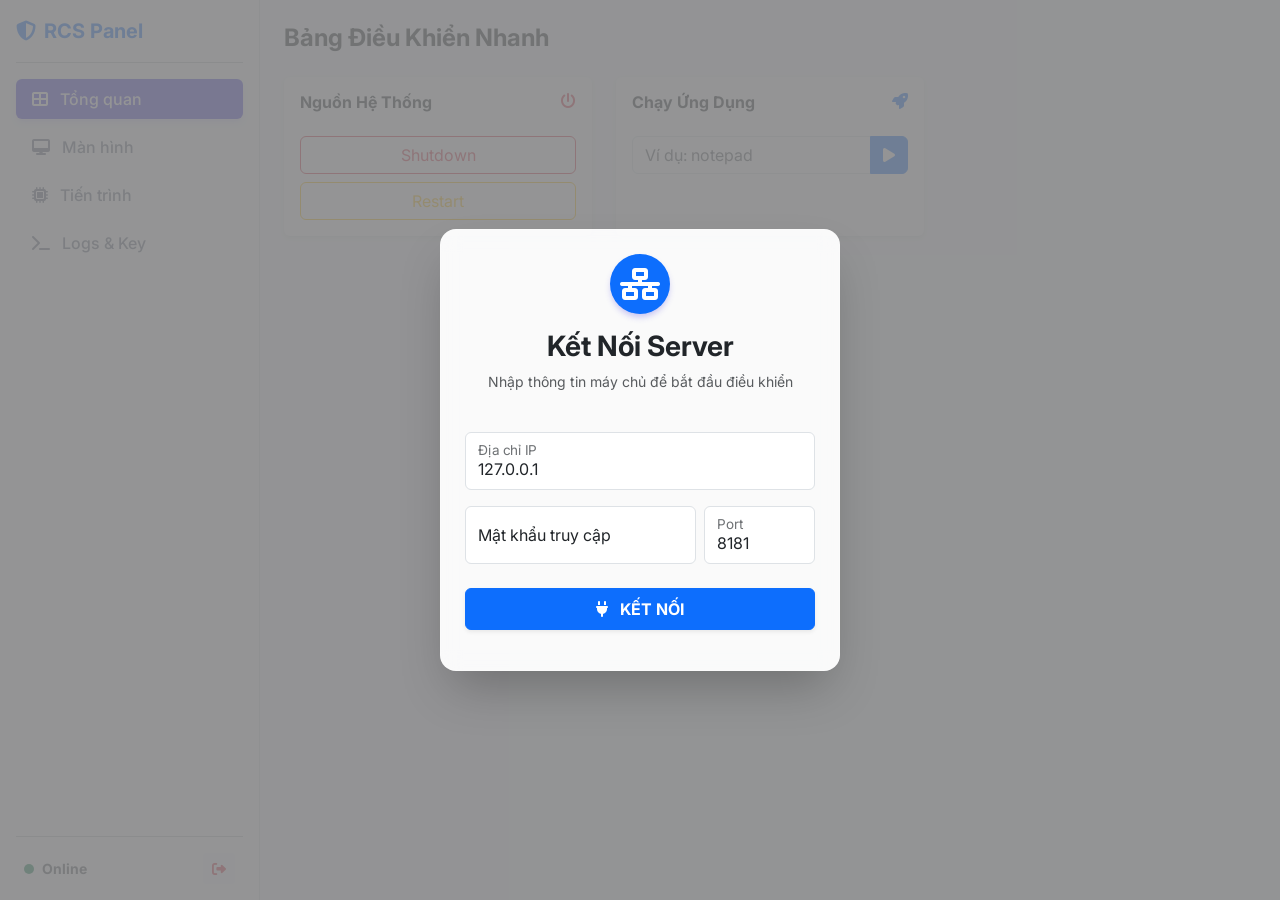
<file: index.html>
<!DOCTYPE html>
<html lang="vi">
<head>
    <meta charset="UTF-8">
    <meta name="viewport" content="width=device-width, initial-scale=1.0">
    <title>RCS - Hệ Thống Điều Khiển Từ Xa</title>
    <link href="https://cdn.jsdelivr.net/npm/bootstrap@5.3.0/dist/css/bootstrap.min.css" rel="stylesheet">
    <link rel="stylesheet" href="https://cdnjs.cloudflare.com/ajax/libs/font-awesome/6.4.0/css/all.min.css">
    <link href="https://fonts.googleapis.com/css2?family=Inter:wght@300;400;600;700&display=swap" rel="stylesheet">
    
    <link rel="stylesheet" href="css/main.css">
</head>
<body>

    <div class="toast-container position-fixed bottom-0 end-0 p-3" id="toast-area"></div>

    <div id="overlay-login" class="overlay active">
        <div class="card glass-card p-4 text-center" style="max-width: 400px; width: 100%;">
            <div class="mb-4">
                <div class="icon-box mx-auto bg-primary text-white mb-3">
                    <i class="fas fa-network-wired fa-2x"></i>
                </div>
                <h3 class="fw-bold">Kết Nối Server</h3>
                <p class="text-muted small">Nhập thông tin máy chủ để bắt đầu điều khiển</p>
            </div>
            
            <div class="form-floating mb-3 text-start">
                <input type="text" class="form-control" id="inp-ip" placeholder="IP" value="127.0.0.1">
                <label>Địa chỉ IP</label>
            </div>
            
            <div class="row g-2 mb-4">
                <div class="col-8">
                    <div class="form-floating text-start">
                        <input type="password" class="form-control" id="inp-pass" placeholder="Pass">
                        <label>Mật khẩu truy cập</label>
                    </div>
                </div>
                <div class="col-4">
                    <div class="form-floating text-start">
                        <input type="number" class="form-control" id="inp-port" placeholder="Port" value="8181">
                        <label>Port</label>
                    </div>
                </div>
            </div>

            <button class="btn btn-primary w-100 py-2 fw-bold shadow-sm" id="btn-connect">
                <i class="fas fa-plug me-2"></i> KẾT NỐI
            </button>
            <div id="login-msg" class="text-danger mt-3 small fw-bold"></div>
        </div>
    </div>

    <div id="overlay-reconnect" class="overlay bg-dark bg-opacity-75" style="display: none; z-index: 2000;">
        <div class="text-center text-white">
            <div class="spinner-border text-primary mb-3" role="status"></div>
            <h5>Mất kết nối tới Server...</h5>
            <p class="small text-white-50">Đang thử kết nối lại (<span id="retry-count">0</span>)</p>
            <button class="btn btn-sm btn-outline-light mt-2">Tải lại trang</button>
        </div>
    </div>

    <div id="app-wrapper" class="d-flex h-100 opacity-25 disabled-events">
        
        <nav class="sidebar d-flex flex-column flex-shrink-0 p-3 bg-white border-end">
            <a href="#" class="d-flex align-items-center mb-3 mb-md-0 me-md-auto link-dark text-decoration-none">
                <span class="fs-5 fw-bold text-primary"><i class="fas fa-shield-alt me-2"></i>RCS Panel</span>
            </a>
            <hr>
            <ul class="nav nav-pills flex-column mb-auto gap-2" id="main-tabs">
                <li class="nav-item">
                    <a href="#" class="nav-link active" data-tab="dashboard">
                        <i class="fas fa-th-large me-2"></i> Tổng quan
                    </a>
                </li>
                <li>
                    <a href="#" class="nav-link" data-tab="screen">
                        <i class="fas fa-desktop me-2"></i> Màn hình
                    </a>
                </li>
                <li>
                    <a href="#" class="nav-link" data-tab="process">
                        <i class="fas fa-microchip me-2"></i> Tiến trình
                    </a>
                </li>
                <li>
                    <a href="#" class="nav-link" data-tab="logs">
                        <i class="fas fa-terminal me-2"></i> Logs & Key
                    </a>
                </li>
            </ul>
            <hr>
            <div class="d-flex justify-content-between align-items-center px-2">
                <div class="d-flex align-items-center gap-2">
                    <span class="status-dot bg-success"></span>
                    <small class="text-muted fw-bold">Online</small>
                </div>
                <button class="btn btn-sm btn-light text-danger" id="btn-disconnect" title="Ngắt kết nối">
                    <i class="fas fa-sign-out-alt"></i>
                </button>
            </div>
        </nav>

        <main class="flex-grow-1 bg-light p-4 overflow-auto">
            
            <div id="view-dashboard" class="view-section active">
                <h4 class="mb-4 text-dark fw-bold">Bảng Điều Khiển Nhanh</h4>
                <div class="row g-4">
                    <div class="col-md-6 col-lg-4">
                        <div class="card border-0 shadow-sm h-100 hover-card">
                            <div class="card-body">
                                <div class="d-flex justify-content-between mb-3">
                                    <h6 class="fw-bold">Nguồn Hệ Thống</h6>
                                    <i class="fas fa-power-off text-danger"></i>
                                </div>
                                <div class="d-grid gap-2">
                                    <button class="btn btn-outline-danger btn-action" data-cmd="SHUTDOWN">Shutdown</button>
                                    <button class="btn btn-outline-warning btn-action" data-cmd="RESTART">Restart</button>
                                </div>
                            </div>
                        </div>
                    </div>
                    <div class="col-md-6 col-lg-4">
                        <div class="card border-0 shadow-sm h-100 hover-card">
                            <div class="card-body">
                                <div class="d-flex justify-content-between mb-3">
                                    <h6 class="fw-bold">Chạy Ứng Dụng</h6>
                                    <i class="fas fa-rocket text-primary"></i>
                                </div>
                                <div class="input-group">
                                    <input type="text" class="form-control" id="quick-app" placeholder="Ví dụ: notepad">
                                    <button class="btn btn-primary" id="btn-quick-run"><i class="fas fa-play"></i></button>
                                </div>
                            </div>
                        </div>
                    </div>
                </div>
            </div>

            <div id="view-screen" class="view-section" style="display: none;">
                <div class="d-flex justify-content-between align-items-center mb-3">
                    <h4 class="fw-bold m-0">Live Monitor</h4>
                    <div class="btn-group">
                        <button class="btn btn-success" id="btn-toggle-stream"><i class="fas fa-video me-2"></i>Start Stream</button>
                        <button class="btn btn-outline-secondary" id="btn-capture"><i class="fas fa-camera"></i> Snapshot</button>
                    </div>
                </div>
                <div class="monitor-container rounded shadow">
                    <div id="stream-loading" class="position-absolute top-50 start-50 translate-middle text-center text-muted">
                        <i class="fas fa-video-slash fa-3x mb-2"></i>
                        <p>Chưa có tín hiệu</p>
                    </div>
                    <img id="live-image" class="img-fluid w-100 h-100" style="object-fit: contain; display: none;">
                    <span class="badge bg-danger position-absolute top-0 end-0 m-2" id="live-badge" style="display:none;">LIVE</span>
                </div>
            </div>

            <div id="view-process" class="view-section" style="display: none;">
                <div class="card border-0 shadow-sm">
                    <div class="card-header bg-white py-3 d-flex justify-content-between align-items-center">
                        <h6 class="m-0 fw-bold">Danh sách tiến trình</h6>
                        <button class="btn btn-sm btn-primary btn-action" data-cmd="GET_PROCESS"><i class="fas fa-sync me-1"></i> Làm mới</button>
                    </div>
                    <div class="table-responsive" style="max-height: 500px;">
                        <table class="table table-hover align-middle mb-0">
                            <thead class="table-light sticky-top">
                                <tr>
                                    <th>PID</th>
                                    <th>Tên Tiến Trình</th>
                                    <th>Bộ Nhớ</th>
                                    <th class="text-end">Hành Động</th>
                                </tr>
                            </thead>
                            <tbody id="process-table-body">
                                </tbody>
                        </table>
                    </div>
                </div>
            </div>

            <div id="view-logs" class="view-section" style="display: none;">
                <div class="d-flex gap-2 mb-3">
                    <button class="btn btn-dark btn-action" data-cmd="START_KEYLOG"><i class="fas fa-keyboard me-2"></i>Start Keylog</button>
                    <button class="btn btn-outline-secondary btn-action" data-cmd="STOP_KEYLOG">Stop</button>
                    <button class="btn btn-outline-danger ms-auto" id="btn-clear-log">Xóa Log</button>
                </div>
                <div class="terminal-box" id="terminal-output">
                    <div class="text-success">[SYSTEM] Ready to connect...</div>
                </div>
            </div>

        </main>
    </div>

    <script src="https://cdn.jsdelivr.net/npm/bootstrap@5.3.0/dist/js/bootstrap.bundle.min.js"></script>
    
    <script type="module" src="js/main.js"></script>
</body>
</html>
</file>
<file: css/main.css>
@import 'variables.css';
@import 'layout.css';
@import 'components.css';
</file>
